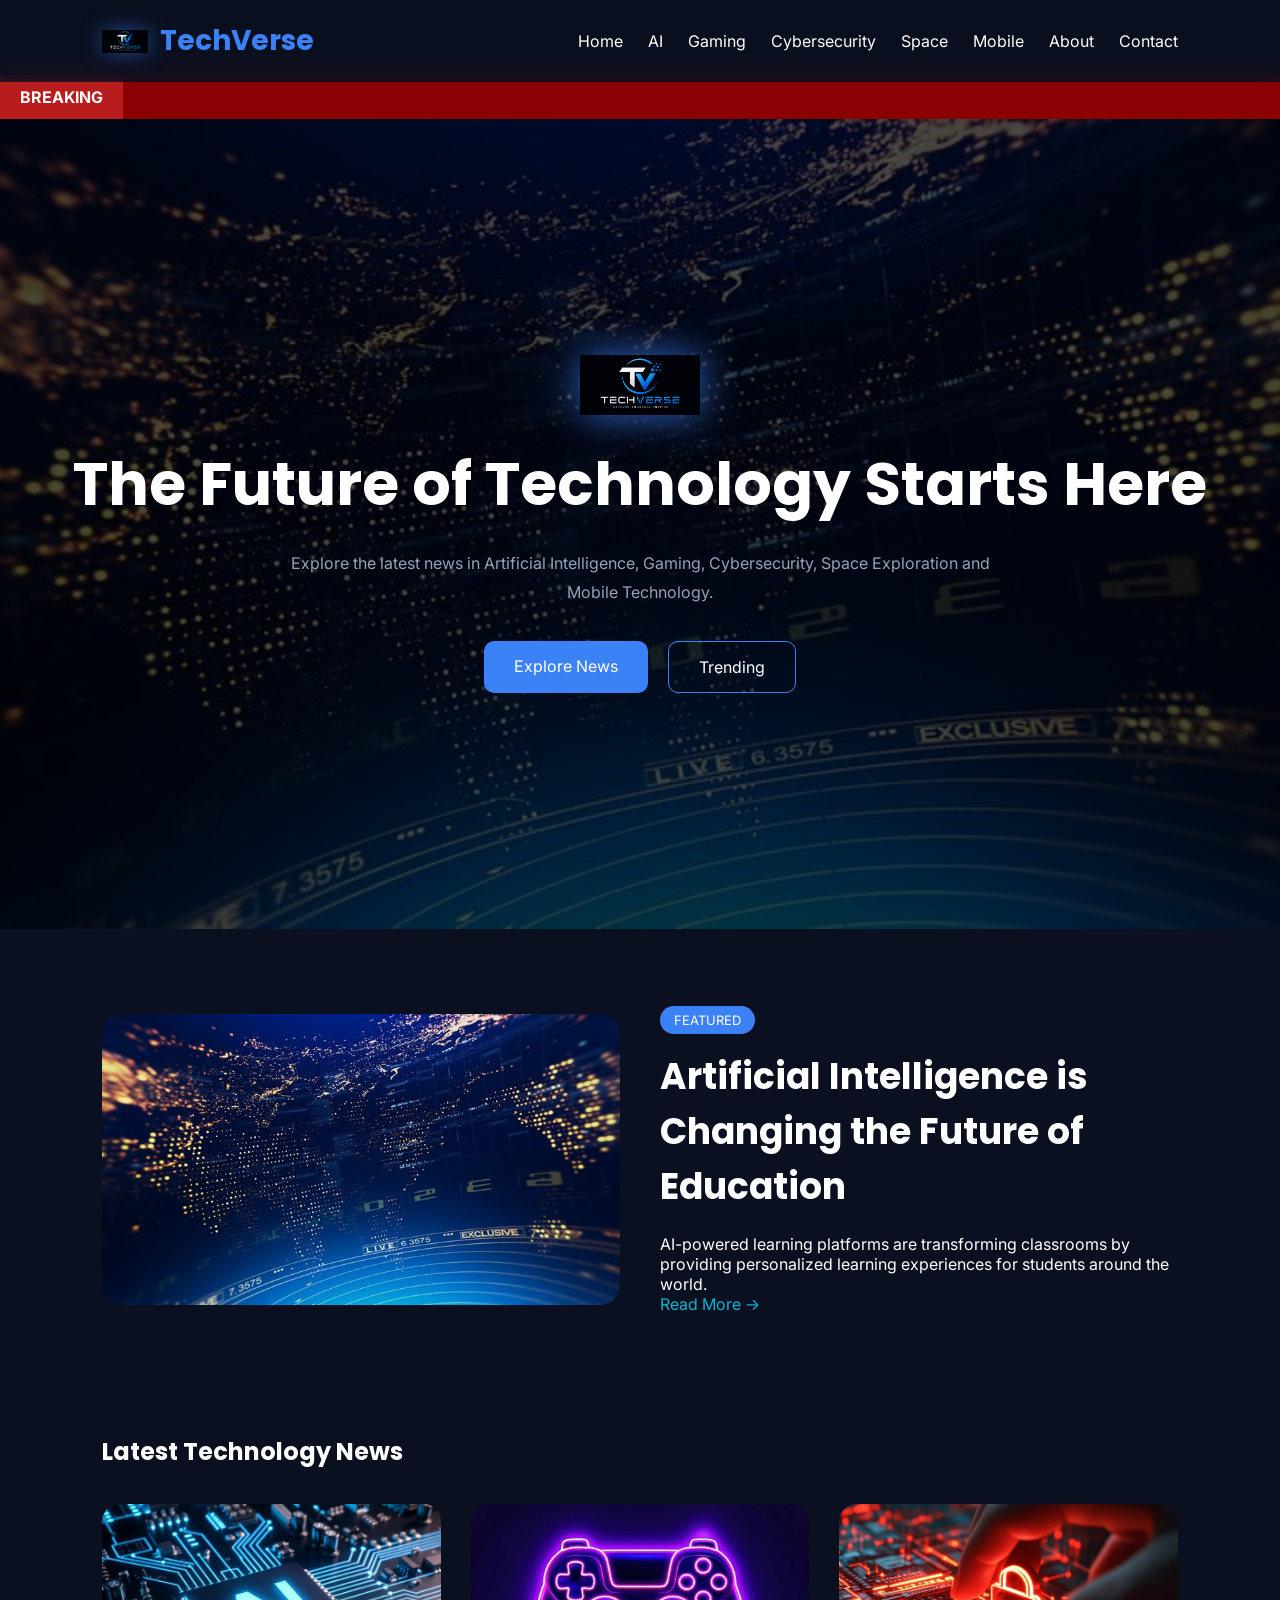
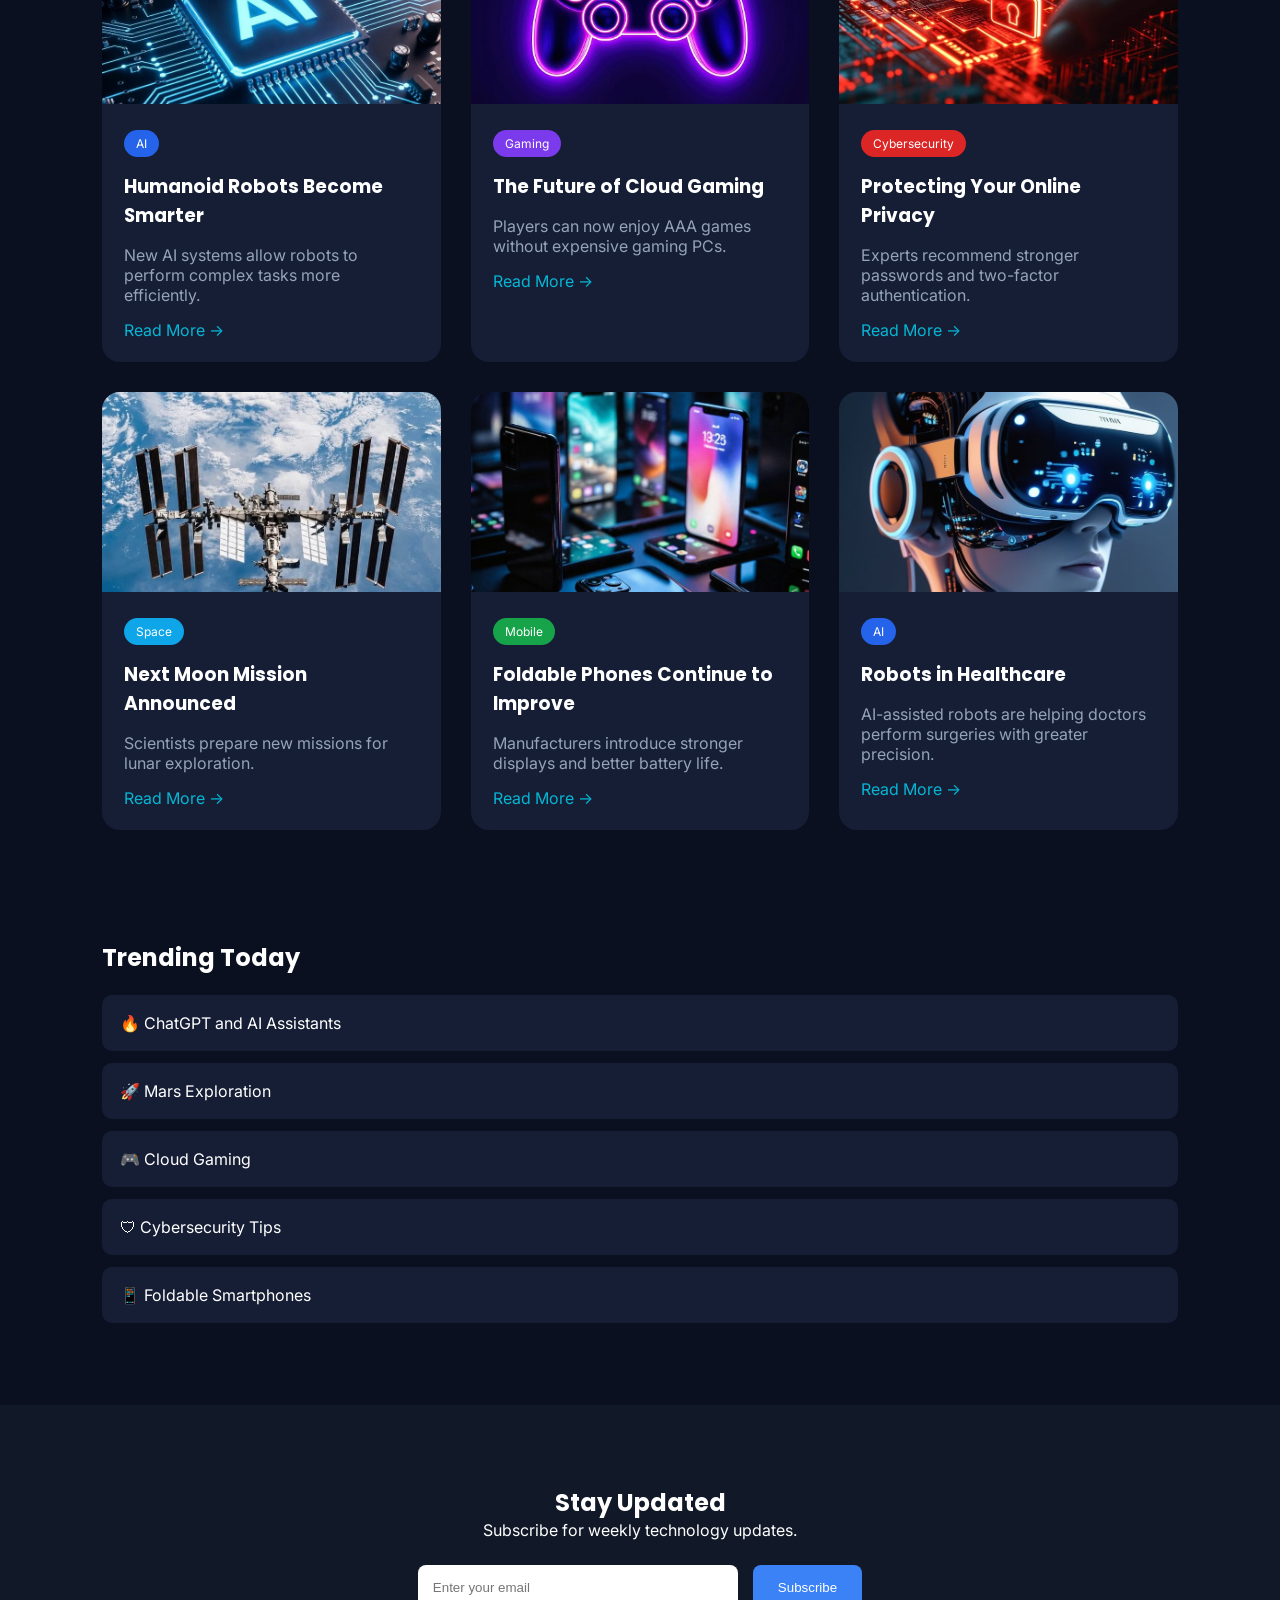
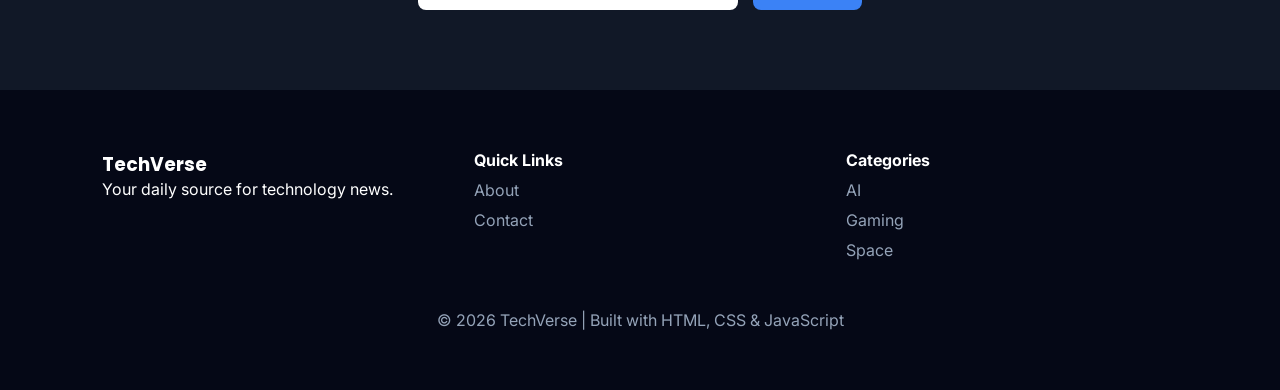
<file: index.html>
<!DOCTYPE html>
<html lang="en">
<head>
<meta charset="UTF-8">
<meta name="viewport" content="width=device-width, initial-scale=1.0">

<title>TechVerse - Technology News</title>

<link rel="preconnect" href="https://fonts.googleapis.com">
<link rel="preconnect" href="https://fonts.gstatic.com" crossorigin>

<link href="https://fonts.googleapis.com/css2?family=Inter:wght@300;400;500;700&family=Poppins:wght@400;600;700&display=swap" rel="stylesheet">

<link rel="stylesheet" href="style.css">
</head>

<body>

<!-- Navigation -->

<header>

<nav class="navbar">

<div class="logo">
    <img src="images/logo.png" alt="TechVerse Logo">
    <span>TechVerse</span>
</div>

<ul class="nav-links">

<li><a href="index.html">Home</a></li>

<li><a href="ai.html">AI</a></li>

<li><a href="gaming.html">Gaming</a></li>

<li><a href="cybersecurity.html">Cybersecurity</a></li>

<li><a href="space.html">Space</a></li>

<li><a href="mobile.html">Mobile</a></li>

<li><a href="about.html">About</a></li>

<li><a href="contact.html">Contact</a></li>

</ul>

<div class="menu-btn">
☰
</div>

</nav>

</header>

<!-- Breaking News -->

<section class="ticker">

<div class="ticker-title">
BREAKING
</div>

<div class="ticker-content">

<span>AI Chip Breakthrough • NASA Moon Mission • Foldable Phones 2026 • Cybersecurity Alert • Cloud Gaming Expansion</span>

</div>

</section>

<!-- Hero -->

<section class="hero">

<div class="hero-overlay">

<div class="hero-text">
    
<img src="images/logo.png" class="hero-logo" alt="TechVerse Logo">
<h1>
The Future of Technology Starts Here
</h1>

<p>
Explore the latest news in Artificial Intelligence, Gaming, Cybersecurity, Space Exploration and Mobile Technology.
</p>

<div class="hero-buttons">

<a href="#latest" class="btn">
Explore News
</a>

<a href="#trending" class="btn secondary">
Trending
</a>

</div>

</div>

</div>

</section>

<!-- Featured Story -->

<section class="featured">

<div class="featured-image">

<img src="images/hero.jpg" alt="Technology">

</div>

<div class="featured-text">

<span class="badge">
FEATURED
</span>

<h2>
Artificial Intelligence is Changing the Future of Education
</h2>

<p>
AI-powered learning platforms are transforming classrooms by providing personalized learning experiences for students around the world.
</p>

<a href="ai.html" class="read-btn">
Read More →
</a>

</div>

</section>

<!-- Latest News -->

<section id="latest" class="latest">

<h2>
Latest Technology News
</h2>

<div class="news-grid">

<div class="card">

<img src="images/ai.jpg" alt="AI">

<div class="card-content">

<span class="category ai">
AI
</span>

<h3>
Humanoid Robots Become Smarter
</h3>

<p>
New AI systems allow robots to perform complex tasks more efficiently.
</p>

<a href="ai.html">
Read More →
</a>

</div>

</div>

<div class="card">

<img src="images/gaming.jpg" alt="Gaming">

<div class="card-content">

<span class="category gaming">
Gaming
</span>

<h3>
The Future of Cloud Gaming
</h3>

<p>
Players can now enjoy AAA games without expensive gaming PCs.
</p>

<a href="gaming.html">
Read More →
</a>

</div>

</div>

<div class="card">

<img src="images/cyber.jpg" alt="Cybersecurity">

<div class="card-content">

<span class="category cyber">
Cybersecurity
</span>

<h3>
Protecting Your Online Privacy
</h3>

<p>
Experts recommend stronger passwords and two-factor authentication.
</p>

<a href="cybersecurity.html">
Read More →
</a>

</div>

</div>

<div class="card">

<img src="images/space.jpg" alt="Space">

<div class="card-content">

<span class="category space">
Space
</span>

<h3>
Next Moon Mission Announced
</h3>

<p>
Scientists prepare new missions for lunar exploration.
</p>

<a href="space.html">
Read More →
</a>

</div>

</div>

<div class="card">

<img src="images/mobile.jpg" alt="Mobile">

<div class="card-content">

<span class="category mobile">
Mobile
</span>

<h3>
Foldable Phones Continue to Improve
</h3>

<p>
Manufacturers introduce stronger displays and better battery life.
</p>

<a href="mobile.html">
Read More →
</a>

</div>

</div>

<div class="card">

<img src="images/robot.jpg" alt="Robot">

<div class="card-content">

<span class="category ai">
AI
</span>

<h3>
Robots in Healthcare
</h3>

<p>
AI-assisted robots are helping doctors perform surgeries with greater precision.
</p>

<a href="ai.html">
Read More →
</a>

</div>

</div>

</div>

</section>

<!-- Trending -->

<section id="trending" class="trending">

<h2>
Trending Today
</h2>

<ul>

<li>🔥 ChatGPT and AI Assistants</li>

<li>🚀 Mars Exploration</li>

<li>🎮 Cloud Gaming</li>

<li>🛡 Cybersecurity Tips</li>

<li>📱 Foldable Smartphones</li>

</ul>

</section>

<!-- Newsletter -->

<section class="newsletter">

<h2>
Stay Updated
</h2>

<p>
Subscribe for weekly technology updates.
</p>

<div class="subscribe">

<input type="email" placeholder="Enter your email">

<button>
Subscribe
</button>

</div>

</section>

<!-- Footer -->

<footer>

<div class="footer-content">

<div>

<h3>
TechVerse
</h3>

<p>
Your daily source for technology news.
</p>

</div>

<div>

<h4>
Quick Links
</h4>

<a href="about.html">About</a>

<a href="contact.html">Contact</a>

</div>

<div>

<h4>
Categories
</h4>

<a href="ai.html">AI</a>

<a href="gaming.html">Gaming</a>

<a href="space.html">Space</a>

</div>

</div>

<p class="copyright">

© 2026 TechVerse | Built with HTML, CSS & JavaScript

</p>

</footer>

<script src="script.js"></script>

</body>

</html>
</file>
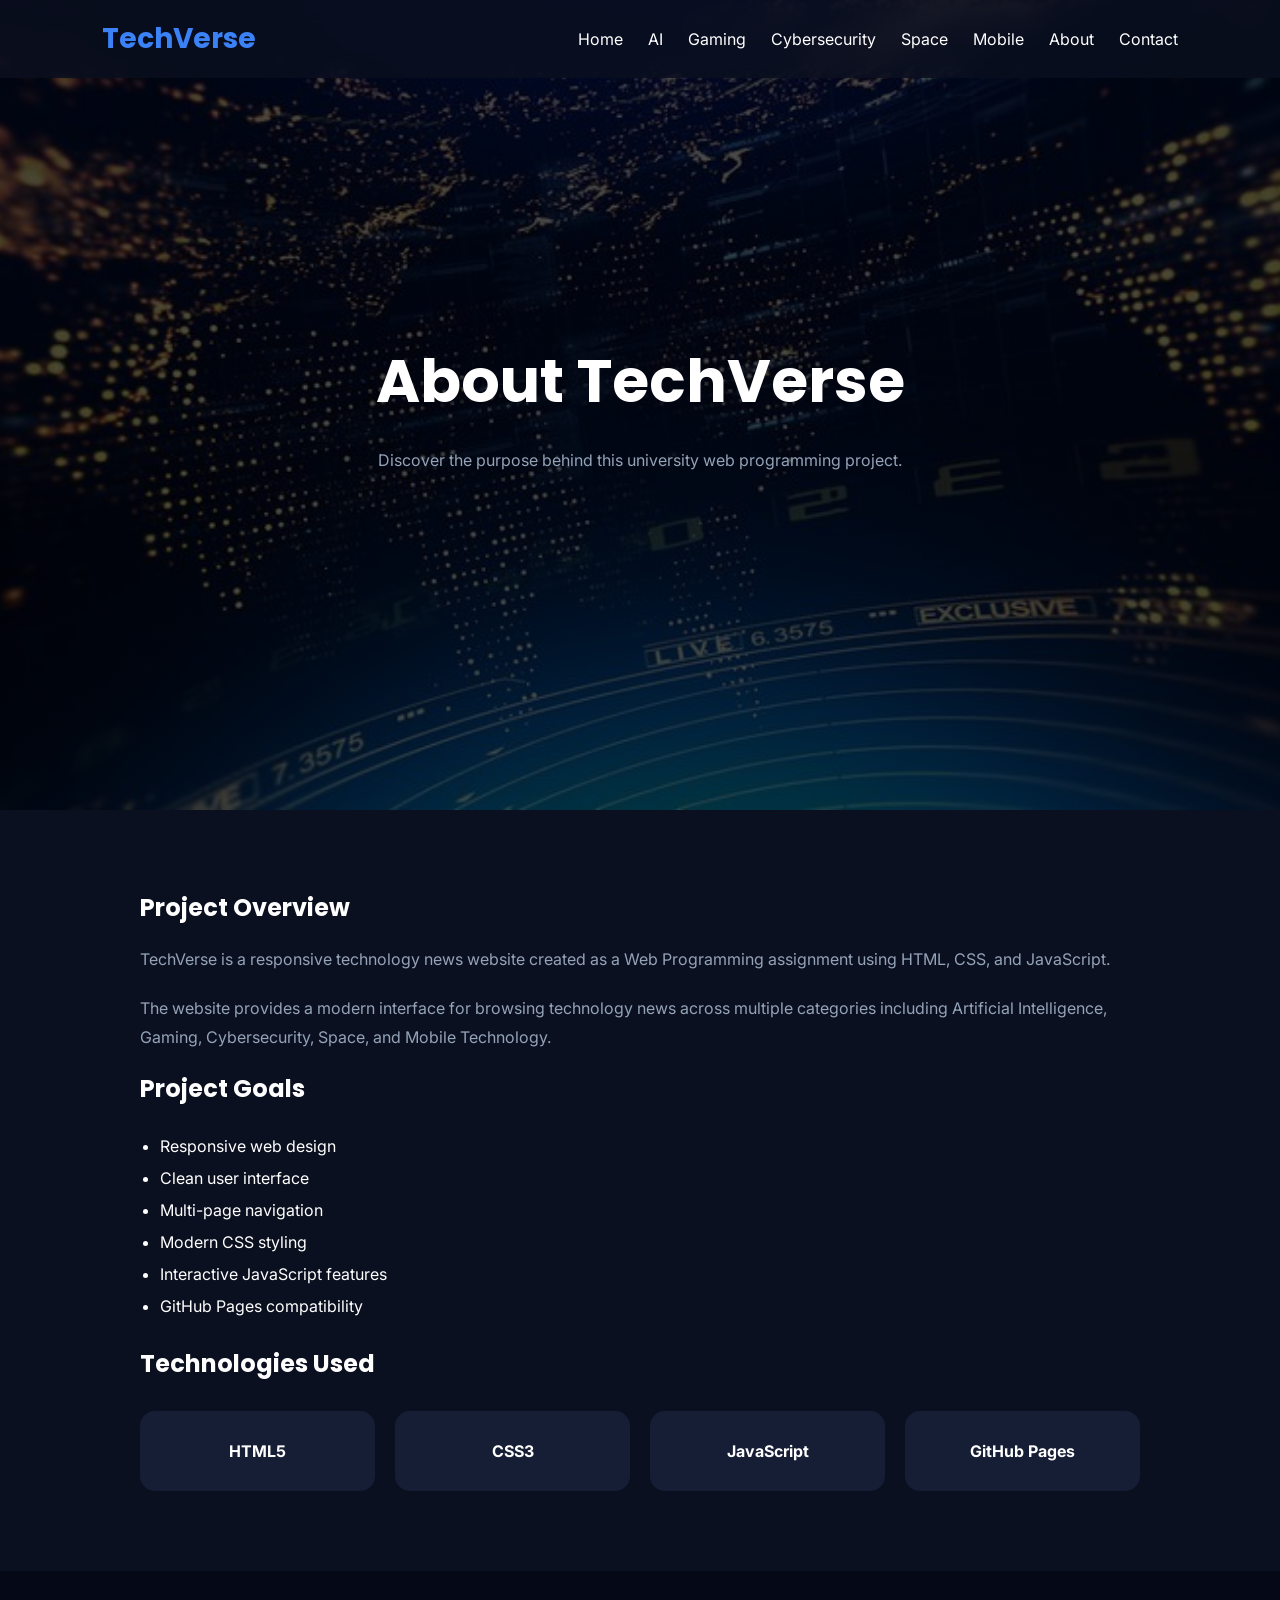
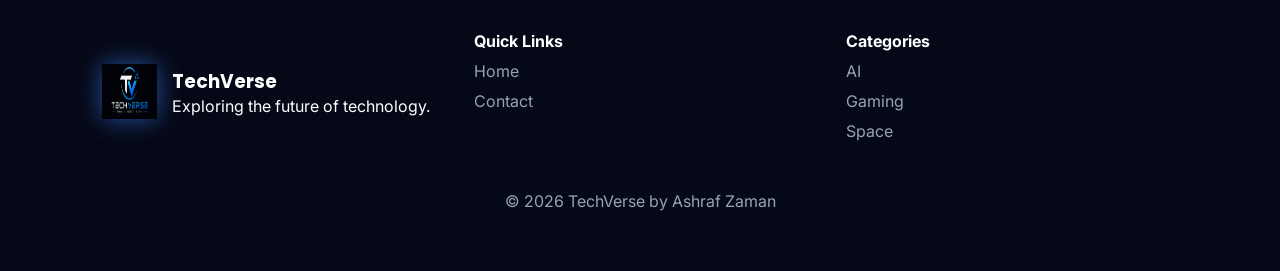
<file: about.html>
<!DOCTYPE html>
<html lang="en">
<head>
<meta charset="UTF-8">
<meta name="viewport" content="width=device-width, initial-scale=1.0">
<title>About | TechVerse</title>

<link rel="preconnect" href="https://fonts.googleapis.com">
<link rel="preconnect" href="https://fonts.gstatic.com" crossorigin>

<link href="https://fonts.googleapis.com/css2?family=Inter:wght@300;400;500;700&family=Poppins:wght@400;600;700&display=swap" rel="stylesheet">

<link rel="stylesheet" href="style.css">
</head>

<body>

<nav class="navbar">

<div class="logo">TechVerse</div>

<ul class="nav-links">

<li><a href="index.html">Home</a></li>

<li><a href="ai.html">AI</a></li>

<li><a href="gaming.html">Gaming</a></li>

<li><a href="cybersecurity.html">Cybersecurity</a></li>

<li><a href="space.html">Space</a></li>

<li><a href="mobile.html">Mobile</a></li>

<li><a href="about.html">About</a></li>

<li><a href="contact.html">Contact</a></li>

</ul>

<div class="menu-btn">☰</div>

</nav>

<section class="hero" style="background:url('images/hero.jpg') center/cover;">

<div class="hero-overlay">

<div class="hero-text">

<h1>About TechVerse</h1>

<p>Discover the purpose behind this university web programming project.</p>

</div>

</div>

</section>

<section class="about-page">

<div class="container">

<h2>Project Overview</h2>

<p>
TechVerse is a responsive technology news website created as a Web Programming assignment using HTML, CSS, and JavaScript.
</p>

<p>
The website provides a modern interface for browsing technology news across multiple categories including Artificial Intelligence, Gaming, Cybersecurity, Space, and Mobile Technology.
</p>

<h2>Project Goals</h2>

<ul class="feature-list">

<li>Responsive web design</li>

<li>Clean user interface</li>

<li>Multi-page navigation</li>

<li>Modern CSS styling</li>

<li>Interactive JavaScript features</li>

<li>GitHub Pages compatibility</li>

</ul>

<h2>Technologies Used</h2>

<div class="tech-grid">

<div class="tech-box">
HTML5
</div>

<div class="tech-box">
CSS3
</div>

<div class="tech-box">
JavaScript
</div>

<div class="tech-box">
GitHub Pages
</div>

</div>

</div>

</section>

<footer>

<div class="footer-content">

<div class="footer-brand">

<img src="images/logo.png" alt="TechVerse Logo">

<div>

<h3>TechVerse</h3>

<p>Exploring the future of technology.</p>

</div>

</div>

<div>

<h4>Quick Links</h4>

<a href="index.html">Home</a>

<a href="contact.html">Contact</a>

</div>

<div>

<h4>Categories</h4>

<a href="ai.html">AI</a>

<a href="gaming.html">Gaming</a>

<a href="space.html">Space</a>

</div>

</div>

<p class="copyright">© 2026 TechVerse by Ashraf Zaman</p>

</footer>

<script src="script.js"></script>

</body>

</html>
</file>
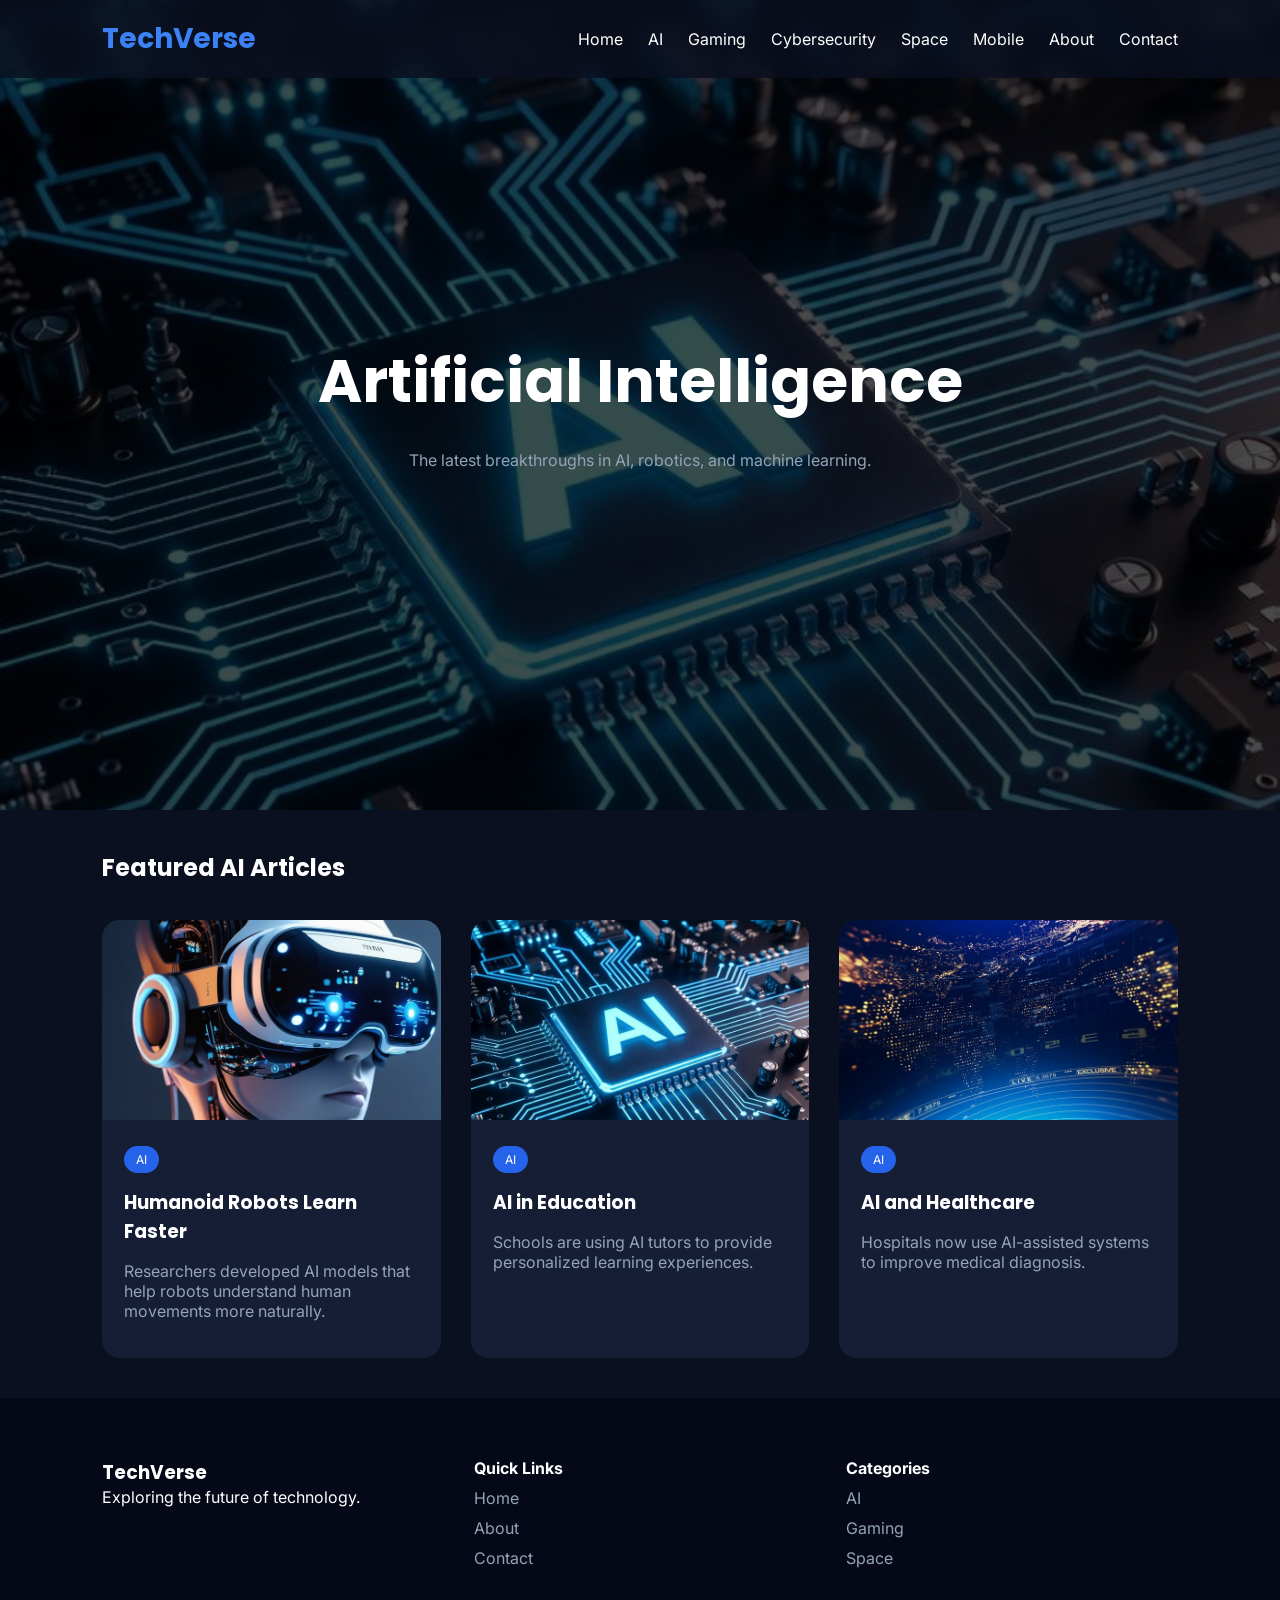
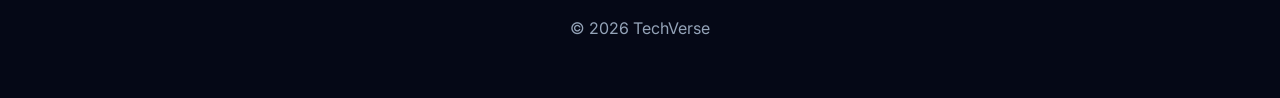
<file: ai.html>
<!DOCTYPE html>
<html lang="en">
<head>
<meta charset="UTF-8">
<meta name="viewport" content="width=device-width, initial-scale=1.0">
<title>TechVerse | Artificial Intelligence</title>

<link rel="preconnect" href="https://fonts.googleapis.com">
<link rel="preconnect" href="https://fonts.gstatic.com" crossorigin>

<link href="https://fonts.googleapis.com/css2?family=Inter:wght@300;400;500;700&family=Poppins:wght@400;600;700&display=swap" rel="stylesheet">

<link rel="stylesheet" href="style.css">
</head>

<body>

<nav class="navbar">

<div class="logo">TechVerse</div>

<ul class="nav-links">

<li><a href="index.html">Home</a></li>

<li><a href="ai.html">AI</a></li>

<li><a href="gaming.html">Gaming</a></li>

<li><a href="cybersecurity.html">Cybersecurity</a></li>

<li><a href="space.html">Space</a></li>

<li><a href="mobile.html">Mobile</a></li>

<li><a href="about.html">About</a></li>

<li><a href="contact.html">Contact</a></li>

</ul>

<div class="menu-btn">☰</div>

</nav>

<section class="hero" style="background:url('images/ai.jpg') center/cover;">

<div class="hero-overlay">

<div class="hero-text">

<h1>Artificial Intelligence</h1>

<p>The latest breakthroughs in AI, robotics, and machine learning.</p>

</div>

</div>

</section>

<section class="latest">

<h2>Featured AI Articles</h2>

<div class="news-grid">

<div class="card">

<img src="images/robot.jpg">

<div class="card-content">

<span class="category ai">AI</span>

<h3>Humanoid Robots Learn Faster</h3>

<p>Researchers developed AI models that help robots understand human movements more naturally.</p>

</div>

</div>

<div class="card">

<img src="images/ai.jpg">

<div class="card-content">

<span class="category ai">AI</span>

<h3>AI in Education</h3>

<p>Schools are using AI tutors to provide personalized learning experiences.</p>

</div>

</div>

<div class="card">

<img src="images/hero.jpg">

<div class="card-content">

<span class="category ai">AI</span>

<h3>AI and Healthcare</h3>

<p>Hospitals now use AI-assisted systems to improve medical diagnosis.</p>

</div>

</div>

</div>

</section>

<footer>

<div class="footer-content">

<div>

<h3>TechVerse</h3>

<p>Exploring the future of technology.</p>

</div>

<div>

<h4>Quick Links</h4>

<a href="index.html">Home</a>

<a href="about.html">About</a>

<a href="contact.html">Contact</a>

</div>

<div>

<h4>Categories</h4>

<a href="ai.html">AI</a>

<a href="gaming.html">Gaming</a>

<a href="space.html">Space</a>

</div>

</div>

<p class="copyright">© 2026 TechVerse</p>

</footer>

<script src="script.js"></script>

</body>

</html>
</file>
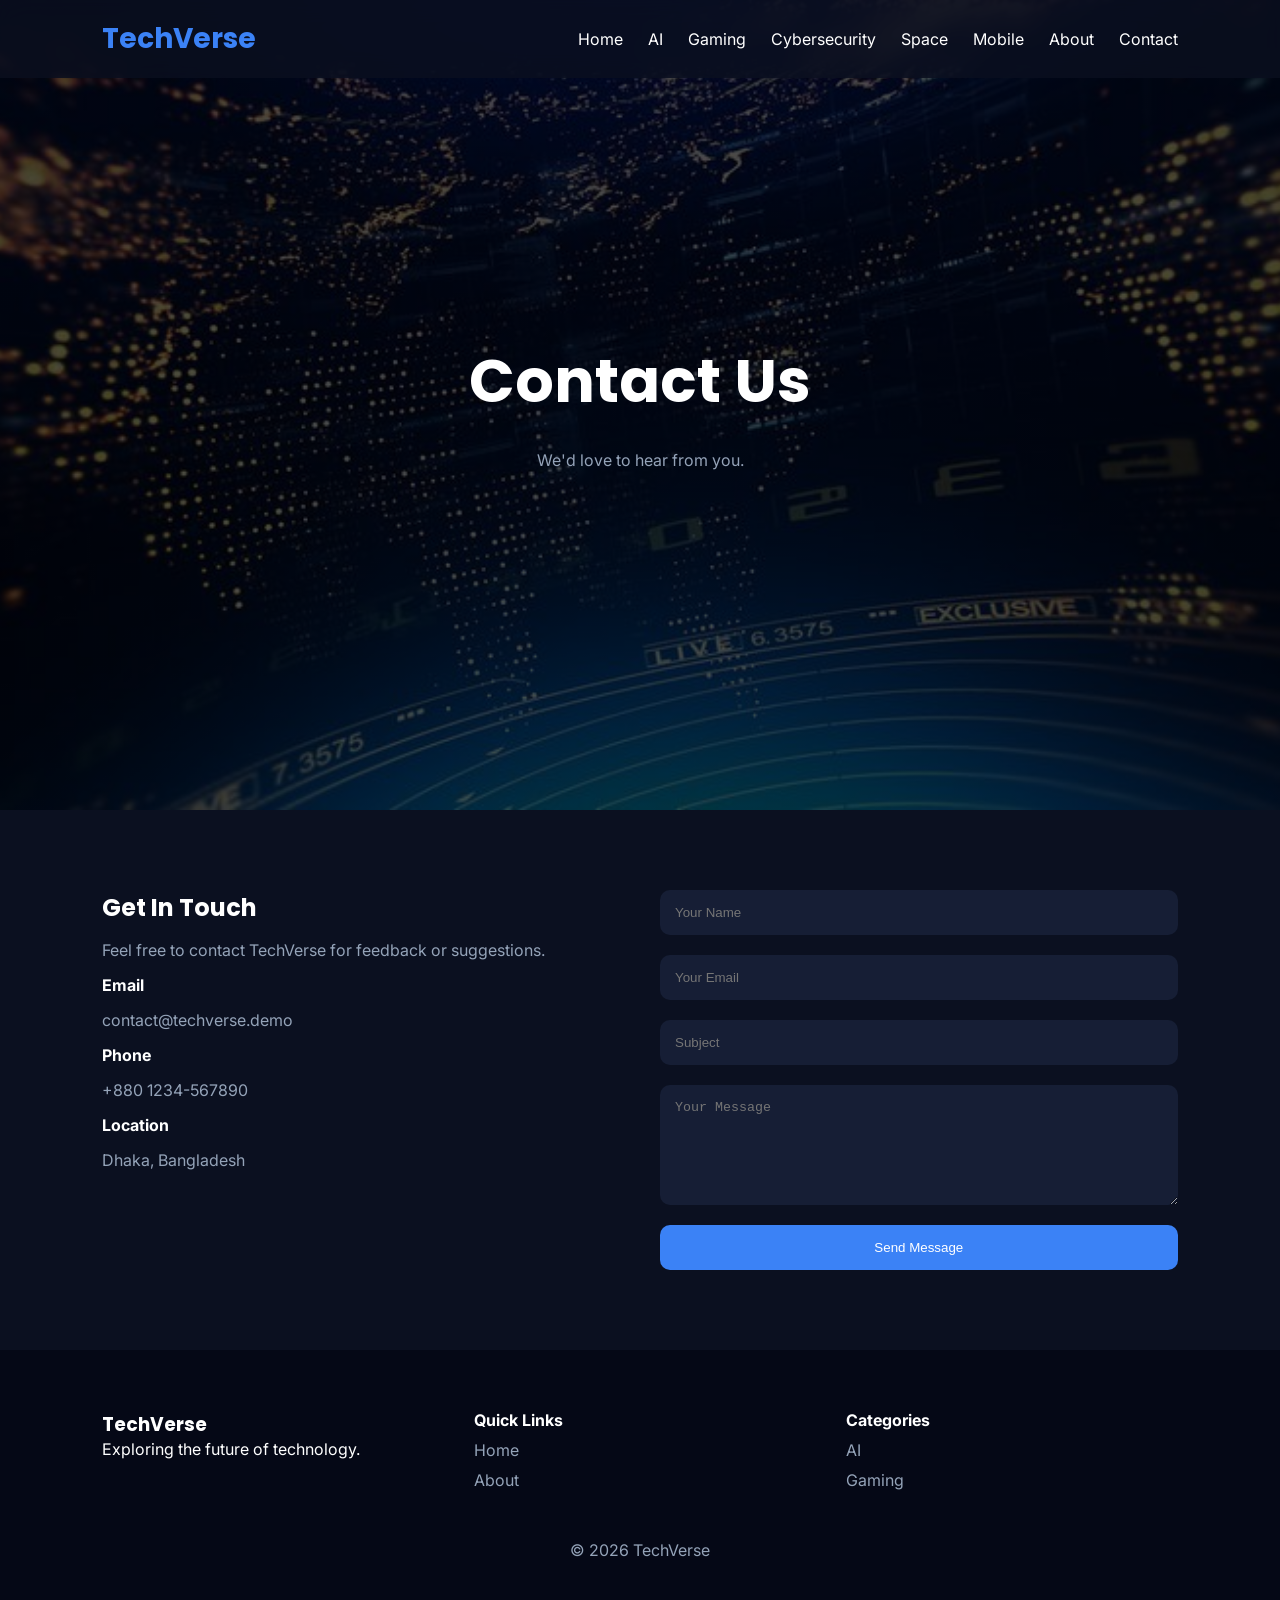
<file: contact.html>
<!DOCTYPE html>
<html lang="en">
<head>
<meta charset="UTF-8">
<meta name="viewport" content="width=device-width, initial-scale=1.0">
<title>Contact | TechVerse</title>

<link rel="preconnect" href="https://fonts.googleapis.com">
<link rel="preconnect" href="https://fonts.gstatic.com" crossorigin>

<link href="https://fonts.googleapis.com/css2?family=Inter:wght@300;400;500;700&family=Poppins:wght@400;600;700&display=swap" rel="stylesheet">

<link rel="stylesheet" href="style.css">
</head>

<body>

<nav class="navbar">

<div class="logo">TechVerse</div>

<ul class="nav-links">

<li><a href="index.html">Home</a></li>

<li><a href="ai.html">AI</a></li>

<li><a href="gaming.html">Gaming</a></li>

<li><a href="cybersecurity.html">Cybersecurity</a></li>

<li><a href="space.html">Space</a></li>

<li><a href="mobile.html">Mobile</a></li>

<li><a href="about.html">About</a></li>

<li><a href="contact.html">Contact</a></li>

</ul>

<div class="menu-btn">☰</div>

</nav>

<section class="hero" style="background:url('images/hero.jpg') center/cover;">

<div class="hero-overlay">

<div class="hero-text">

<h1>Contact Us</h1>

<p>We'd love to hear from you.</p>

</div>

</div>

</section>

<section class="contact-section">

<div class="contact-container">

<div class="contact-info">

<h2>Get In Touch</h2>

<p>Feel free to contact TechVerse for feedback or suggestions.</p>

<div class="info-item">

<h4>Email</h4>

<p>contact@techverse.demo</p>

</div>

<div class="info-item">

<h4>Phone</h4>

<p>+880 1234-567890</p>

</div>

<div class="info-item">

<h4>Location</h4>

<p>Dhaka, Bangladesh</p>

</div>

</div>

<form class="contact-form">

<input type="text" placeholder="Your Name" required>

<input type="email" placeholder="Your Email" required>

<input type="text" placeholder="Subject" required>

<textarea placeholder="Your Message" rows="6" required></textarea>

<button type="submit">
Send Message
</button>

</form>

</div>

</section>

<footer>

<div class="footer-content">

<div>

<h3>TechVerse</h3>

<p>Exploring the future of technology.</p>

</div>

<div>

<h4>Quick Links</h4>

<a href="index.html">Home</a>

<a href="about.html">About</a>

</div>

<div>

<h4>Categories</h4>

<a href="ai.html">AI</a>

<a href="gaming.html">Gaming</a>

</div>

</div>

<p class="copyright">© 2026 TechVerse</p>

</footer>

<script src="script.js"></script>

</body>

</html>
</file>
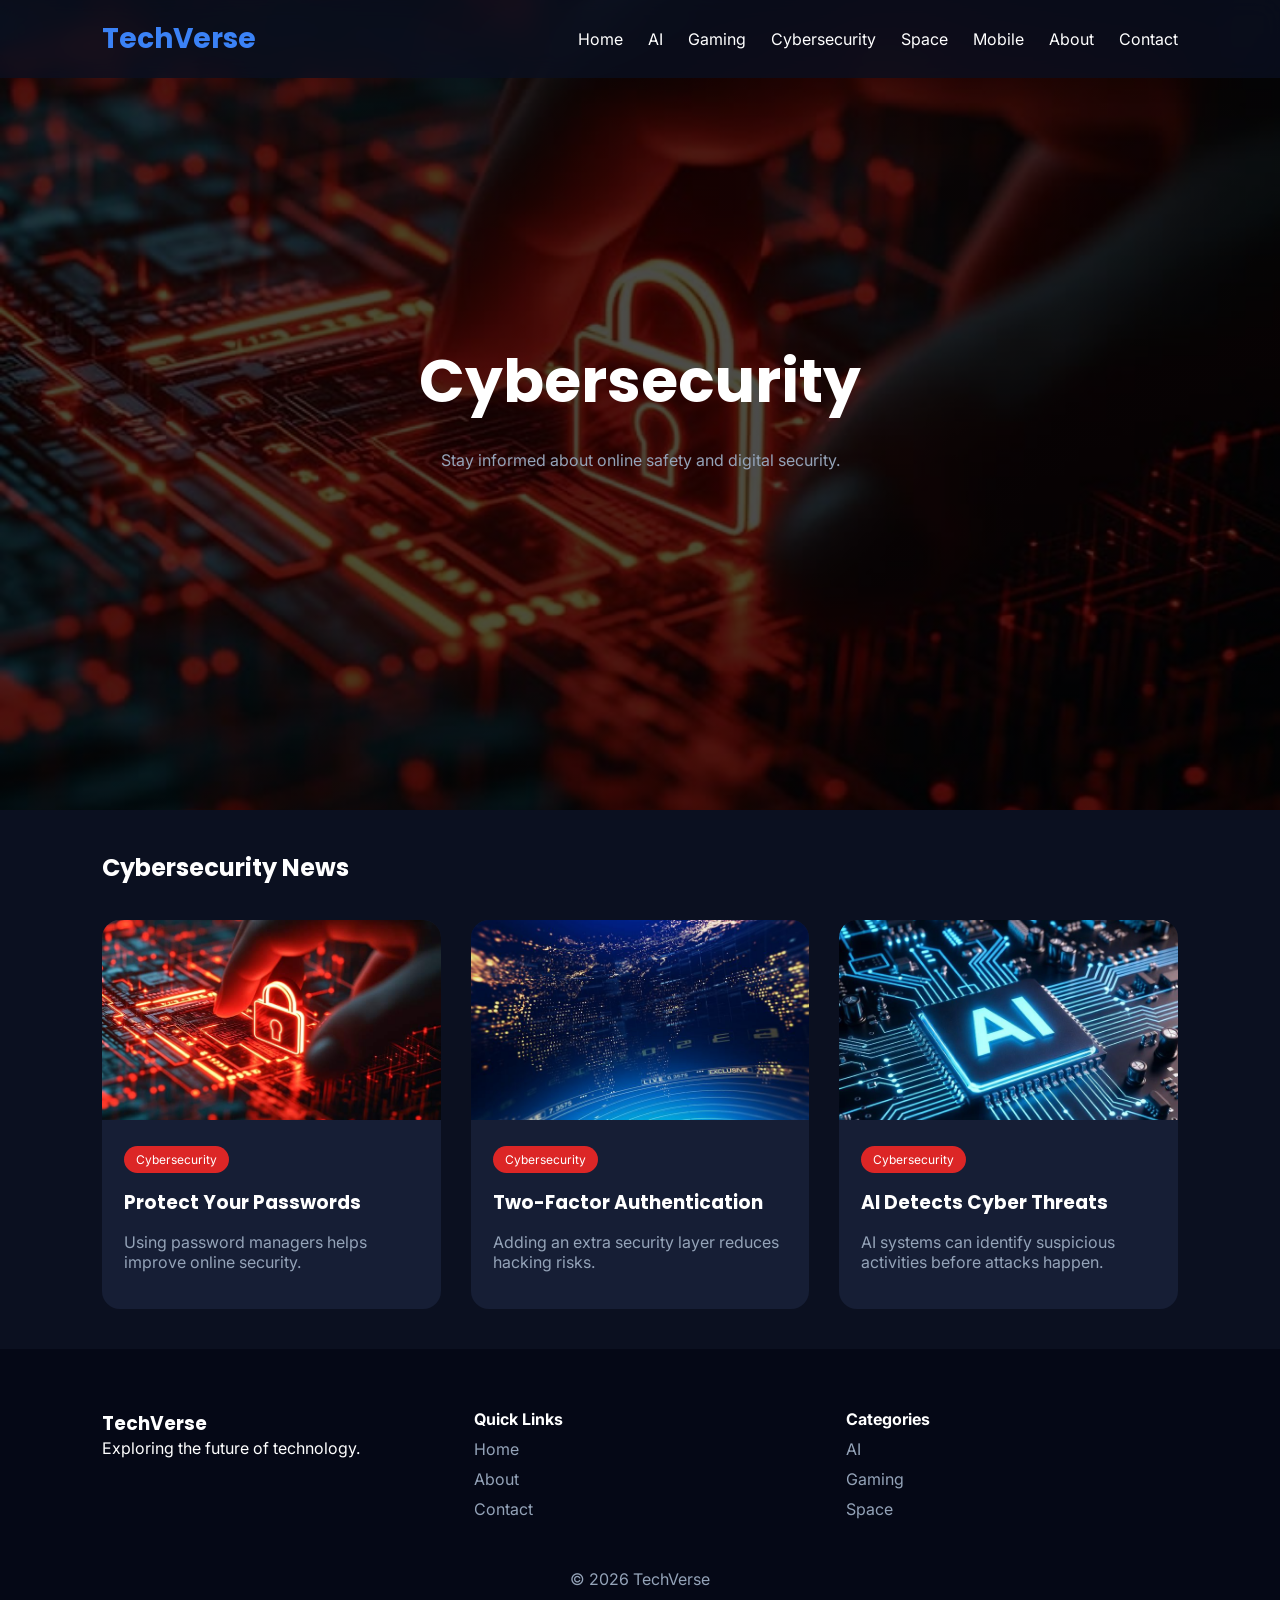
<file: cybersecurity.html>
<!DOCTYPE html>
<html lang="en">
<head>
<meta charset="UTF-8">
<meta name="viewport" content="width=device-width, initial-scale=1.0">
<title>TechVerse | Cybersecurity</title>

<link rel="preconnect" href="https://fonts.googleapis.com">
<link rel="preconnect" href="https://fonts.gstatic.com" crossorigin>

<link href="https://fonts.googleapis.com/css2?family=Inter:wght@300;400;500;700&family=Poppins:wght@400;600;700&display=swap" rel="stylesheet">

<link rel="stylesheet" href="style.css">
</head>

<body>

<nav class="navbar">

<div class="logo">TechVerse</div>

<ul class="nav-links">

<li><a href="index.html">Home</a></li>

<li><a href="ai.html">AI</a></li>

<li><a href="gaming.html">Gaming</a></li>

<li><a href="cybersecurity.html">Cybersecurity</a></li>

<li><a href="space.html">Space</a></li>

<li><a href="mobile.html">Mobile</a></li>

<li><a href="about.html">About</a></li>

<li><a href="contact.html">Contact</a></li>

</ul>

<div class="menu-btn">☰</div>

</nav>

<section class="hero" style="background:url('images/cyber.jpg') center/cover;">

<div class="hero-overlay">

<div class="hero-text">

<h1>Cybersecurity</h1>

<p>Stay informed about online safety and digital security.</p>

</div>

</div>

</section>

<section class="latest">

<h2>Cybersecurity News</h2>

<div class="news-grid">

<div class="card">

<img src="images/cyber.jpg">

<div class="card-content">

<span class="category cyber">Cybersecurity</span>

<h3>Protect Your Passwords</h3>

<p>Using password managers helps improve online security.</p>

</div>

</div>

<div class="card">

<img src="images/hero.jpg">

<div class="card-content">

<span class="category cyber">Cybersecurity</span>

<h3>Two-Factor Authentication</h3>

<p>Adding an extra security layer reduces hacking risks.</p>

</div>

</div>

<div class="card">

<img src="images/ai.jpg">

<div class="card-content">

<span class="category cyber">Cybersecurity</span>

<h3>AI Detects Cyber Threats</h3>

<p>AI systems can identify suspicious activities before attacks happen.</p>

</div>

</div>

</div>

</section>

<footer>

<div class="footer-content">

<div>

<h3>TechVerse</h3>

<p>Exploring the future of technology.</p>

</div>

<div>

<h4>Quick Links</h4>

<a href="index.html">Home</a>

<a href="about.html">About</a>

<a href="contact.html">Contact</a>

</div>

<div>

<h4>Categories</h4>

<a href="ai.html">AI</a>

<a href="gaming.html">Gaming</a>

<a href="space.html">Space</a>

</div>

</div>

<p class="copyright">© 2026 TechVerse</p>

</footer>

<script src="script.js"></script>

</body>

</html>
</file>
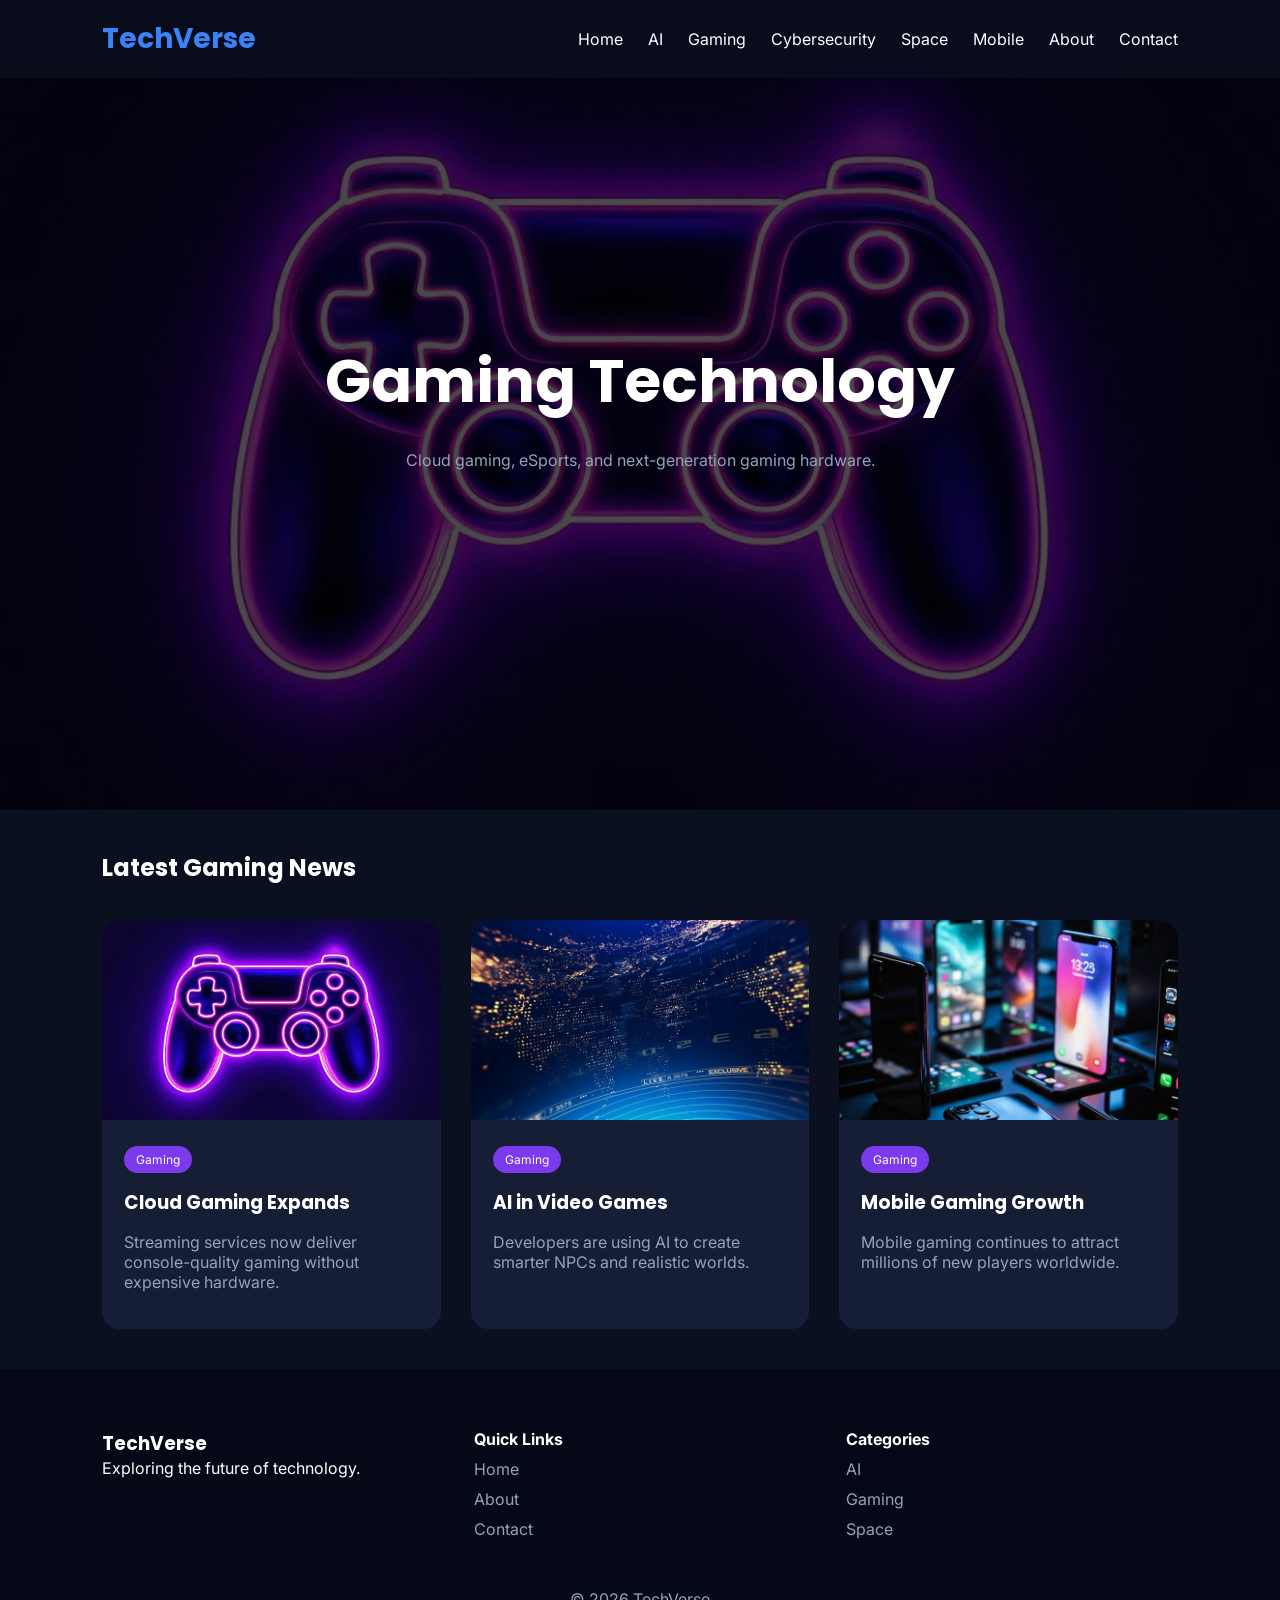
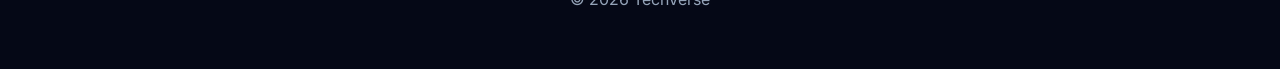
<file: gaming.html>
<!DOCTYPE html>
<html lang="en">
<head>
<meta charset="UTF-8">
<meta name="viewport" content="width=device-width, initial-scale=1.0">
<title>TechVerse | Gaming</title>

<link rel="preconnect" href="https://fonts.googleapis.com">
<link rel="preconnect" href="https://fonts.gstatic.com" crossorigin>

<link href="https://fonts.googleapis.com/css2?family=Inter:wght@300;400;500;700&family=Poppins:wght@400;600;700&display=swap" rel="stylesheet">

<link rel="stylesheet" href="style.css">
</head>

<body>

<nav class="navbar">

<div class="logo">TechVerse</div>

<ul class="nav-links">

<li><a href="index.html">Home</a></li>

<li><a href="ai.html">AI</a></li>

<li><a href="gaming.html">Gaming</a></li>

<li><a href="cybersecurity.html">Cybersecurity</a></li>

<li><a href="space.html">Space</a></li>

<li><a href="mobile.html">Mobile</a></li>

<li><a href="about.html">About</a></li>

<li><a href="contact.html">Contact</a></li>

</ul>

<div class="menu-btn">☰</div>

</nav>

<section class="hero" style="background:url('images/gaming.jpg') center/cover;">

<div class="hero-overlay">

<div class="hero-text">

<h1>Gaming Technology</h1>

<p>Cloud gaming, eSports, and next-generation gaming hardware.</p>

</div>

</div>

</section>

<section class="latest">

<h2>Latest Gaming News</h2>

<div class="news-grid">

<div class="card">

<img src="images/gaming.jpg">

<div class="card-content">

<span class="category gaming">Gaming</span>

<h3>Cloud Gaming Expands</h3>

<p>Streaming services now deliver console-quality gaming without expensive hardware.</p>

</div>

</div>

<div class="card">

<img src="images/hero.jpg">

<div class="card-content">

<span class="category gaming">Gaming</span>

<h3>AI in Video Games</h3>

<p>Developers are using AI to create smarter NPCs and realistic worlds.</p>

</div>

</div>

<div class="card">

<img src="images/mobile.jpg">

<div class="card-content">

<span class="category gaming">Gaming</span>

<h3>Mobile Gaming Growth</h3>

<p>Mobile gaming continues to attract millions of new players worldwide.</p>

</div>

</div>

</div>

</section>

<footer>

<div class="footer-content">

<div>

<h3>TechVerse</h3>

<p>Exploring the future of technology.</p>

</div>

<div>

<h4>Quick Links</h4>

<a href="index.html">Home</a>

<a href="about.html">About</a>

<a href="contact.html">Contact</a>

</div>

<div>

<h4>Categories</h4>

<a href="ai.html">AI</a>

<a href="gaming.html">Gaming</a>

<a href="space.html">Space</a>

</div>

</div>

<p class="copyright">© 2026 TechVerse</p>

</footer>

<script src="script.js"></script>

</body>

</html>
</file>
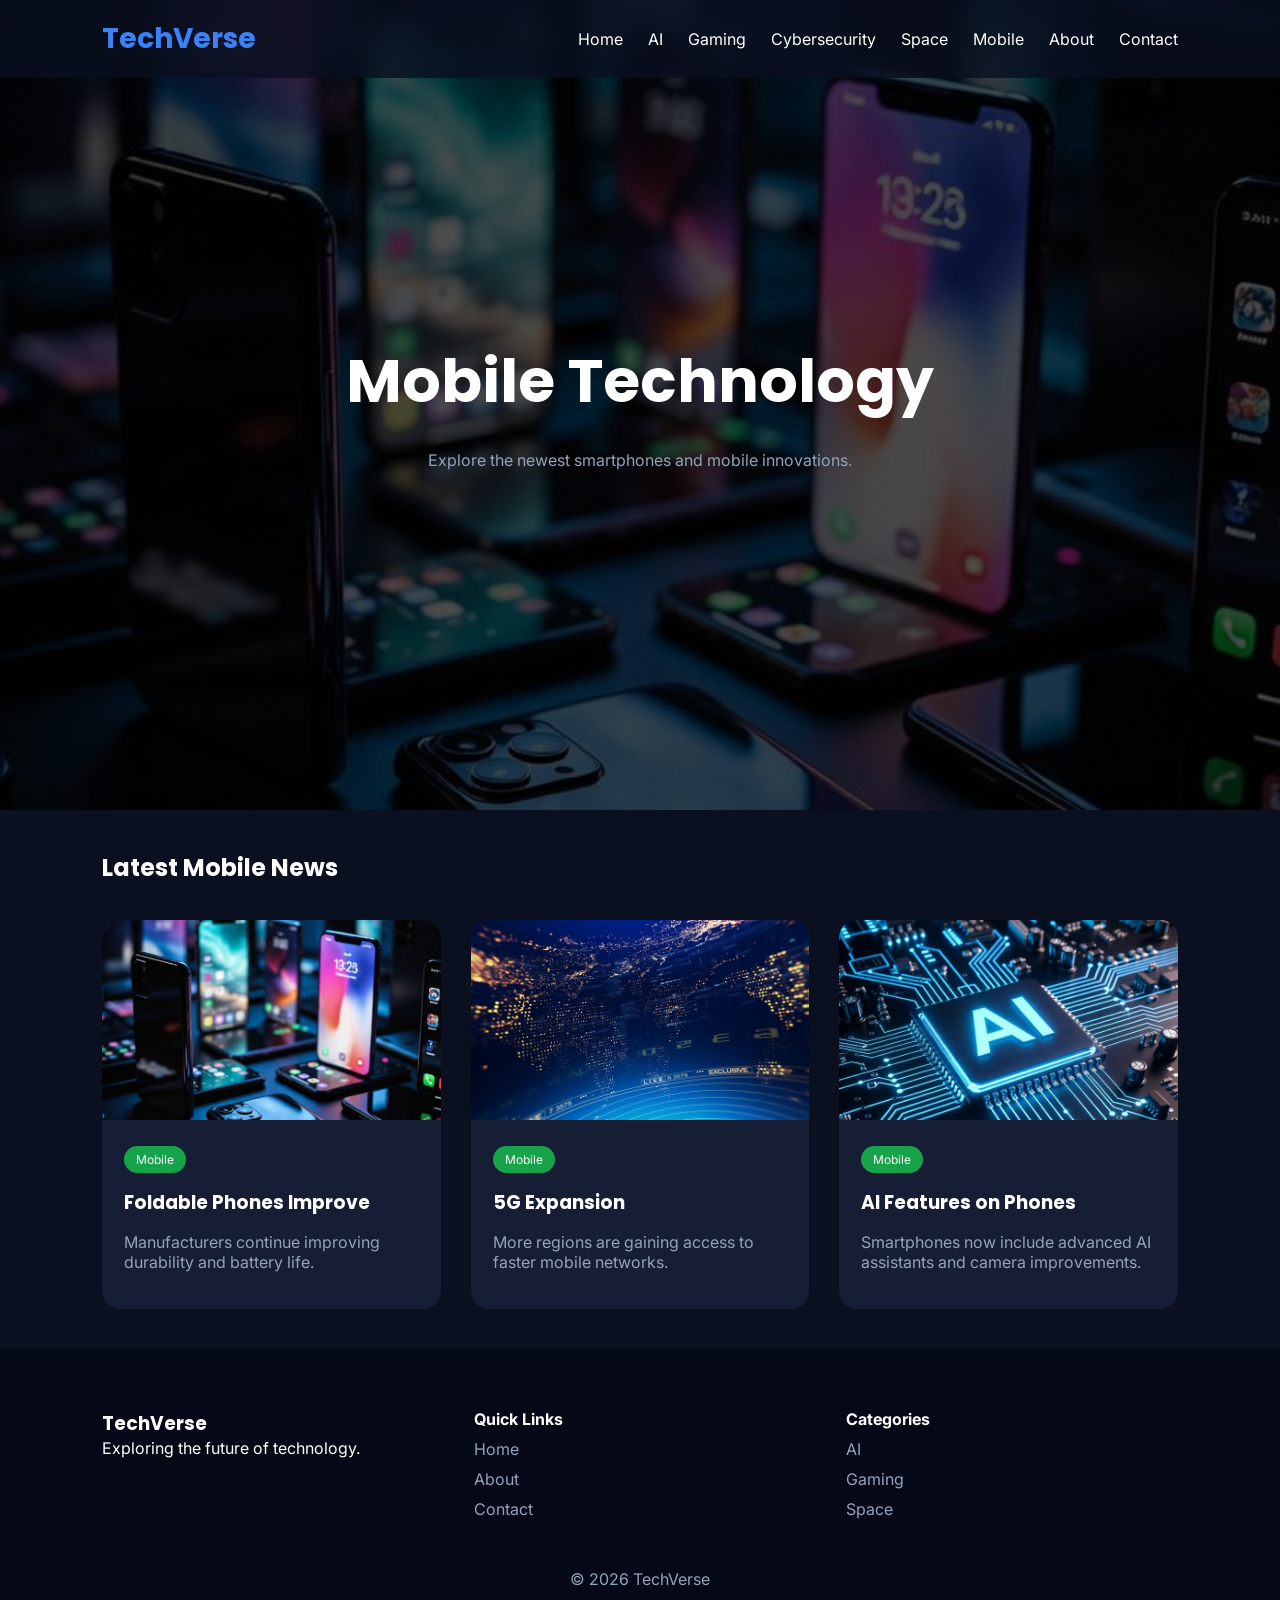
<file: mobile.html>
<!DOCTYPE html>
<html lang="en">
<head>
<meta charset="UTF-8">
<meta name="viewport" content="width=device-width, initial-scale=1.0">
<title>TechVerse | Mobile</title>

<link rel="preconnect" href="https://fonts.googleapis.com">
<link rel="preconnect" href="https://fonts.gstatic.com" crossorigin>

<link href="https://fonts.googleapis.com/css2?family=Inter:wght@300;400;500;700&family=Poppins:wght@400;600;700&display=swap" rel="stylesheet">

<link rel="stylesheet" href="style.css">
</head>

<body>

<nav class="navbar">

<div class="logo">TechVerse</div>

<ul class="nav-links">

<li><a href="index.html">Home</a></li>

<li><a href="ai.html">AI</a></li>

<li><a href="gaming.html">Gaming</a></li>

<li><a href="cybersecurity.html">Cybersecurity</a></li>

<li><a href="space.html">Space</a></li>

<li><a href="mobile.html">Mobile</a></li>

<li><a href="about.html">About</a></li>

<li><a href="contact.html">Contact</a></li>

</ul>

<div class="menu-btn">☰</div>

</nav>

<section class="hero" style="background:url('images/mobile.jpg') center/cover;">

<div class="hero-overlay">

<div class="hero-text">

<h1>Mobile Technology</h1>

<p>Explore the newest smartphones and mobile innovations.</p>

</div>

</div>

</section>

<section class="latest">

<h2>Latest Mobile News</h2>

<div class="news-grid">

<div class="card">

<img src="images/mobile.jpg">

<div class="card-content">

<span class="category mobile">Mobile</span>

<h3>Foldable Phones Improve</h3>

<p>Manufacturers continue improving durability and battery life.</p>

</div>

</div>

<div class="card">

<img src="images/hero.jpg">

<div class="card-content">

<span class="category mobile">Mobile</span>

<h3>5G Expansion</h3>

<p>More regions are gaining access to faster mobile networks.</p>

</div>

</div>

<div class="card">

<img src="images/ai.jpg">

<div class="card-content">

<span class="category mobile">Mobile</span>

<h3>AI Features on Phones</h3>

<p>Smartphones now include advanced AI assistants and camera improvements.</p>

</div>

</div>

</div>

</section>

<footer>

<div class="footer-content">

<div>

<h3>TechVerse</h3>

<p>Exploring the future of technology.</p>

</div>

<div>

<h4>Quick Links</h4>

<a href="index.html">Home</a>

<a href="about.html">About</a>

<a href="contact.html">Contact</a>

</div>

<div>

<h4>Categories</h4>

<a href="ai.html">AI</a>

<a href="gaming.html">Gaming</a>

<a href="space.html">Space</a>

</div>

</div>

<p class="copyright">© 2026 TechVerse</p>

</footer>

<script src="script.js"></script>

</body>

</html>
</file>
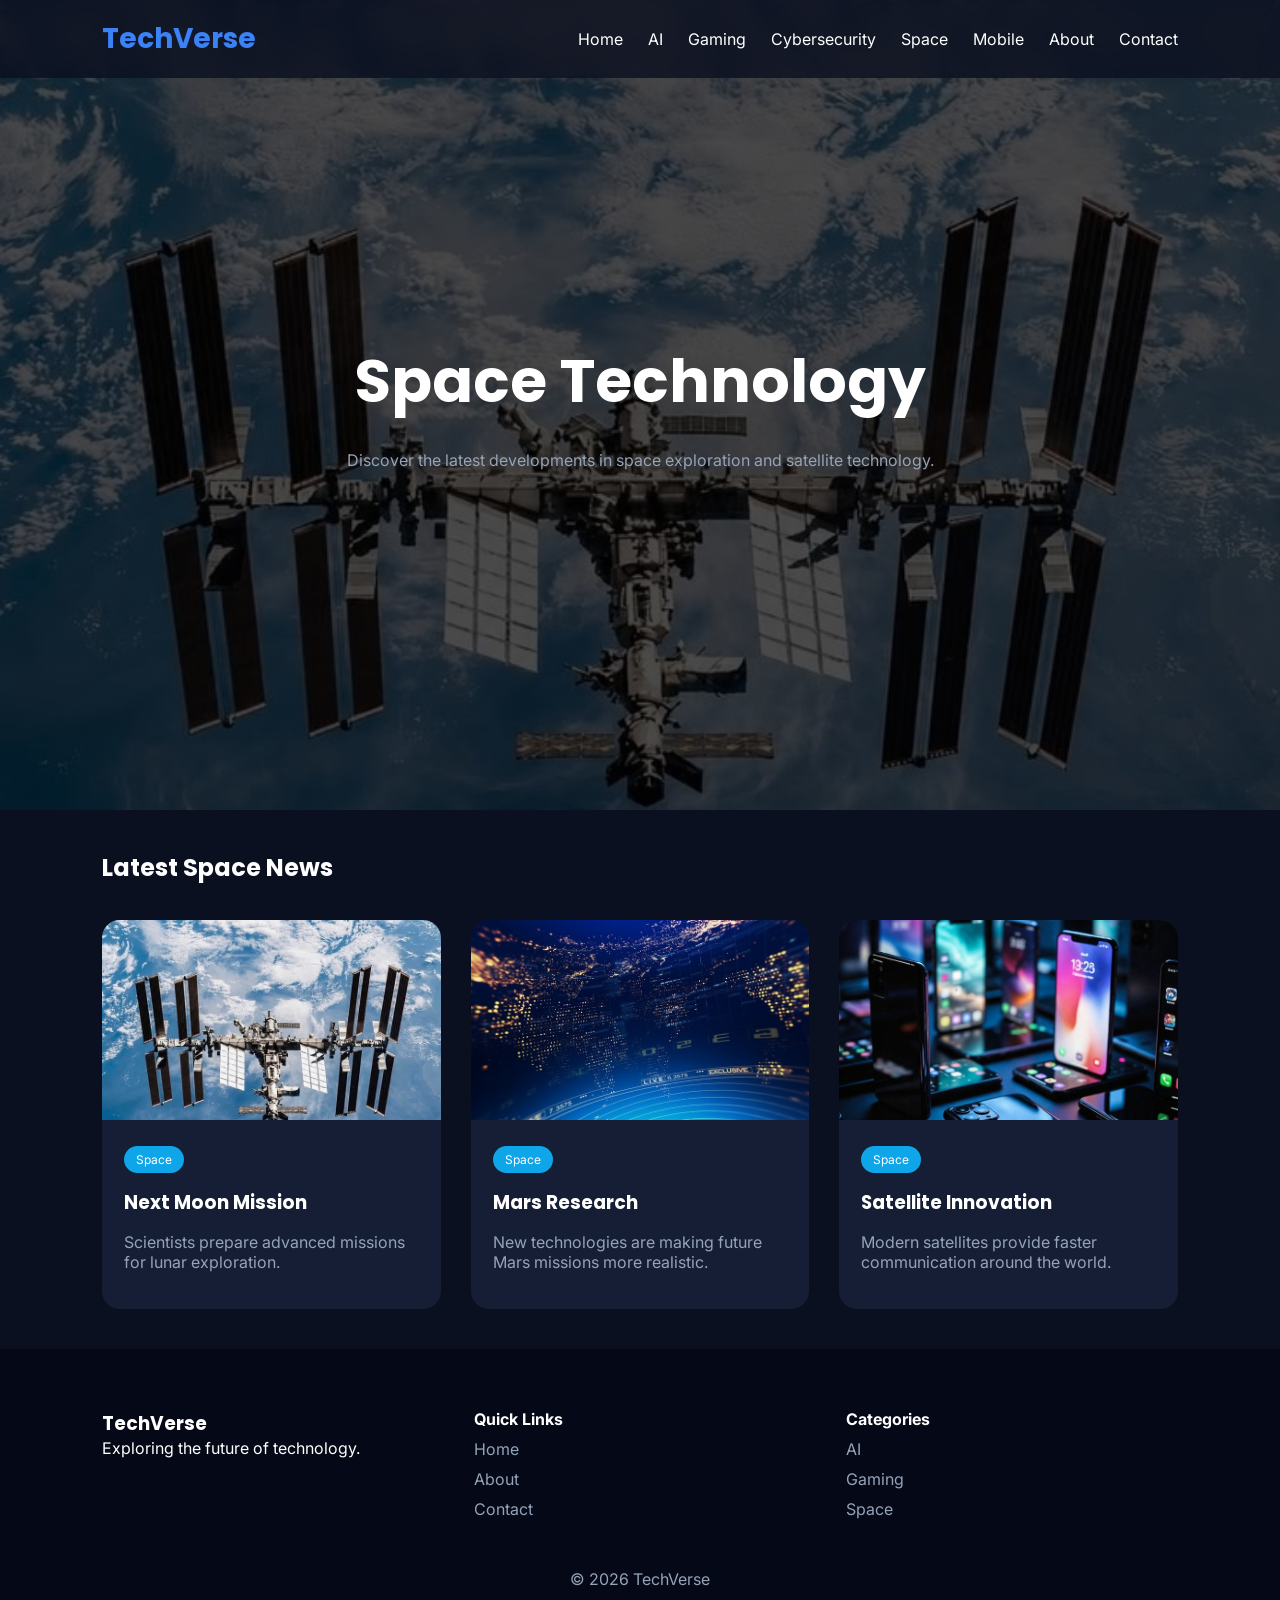
<file: space.html>
<!DOCTYPE html>
<html lang="en">
<head>
<meta charset="UTF-8">
<meta name="viewport" content="width=device-width, initial-scale=1.0">
<title>TechVerse | Space</title>

<link rel="preconnect" href="https://fonts.googleapis.com">
<link rel="preconnect" href="https://fonts.gstatic.com" crossorigin>

<link href="https://fonts.googleapis.com/css2?family=Inter:wght@300;400;500;700&family=Poppins:wght@400;600;700&display=swap" rel="stylesheet">

<link rel="stylesheet" href="style.css">
</head>

<body>

<nav class="navbar">

<div class="logo">TechVerse</div>

<ul class="nav-links">

<li><a href="index.html">Home</a></li>

<li><a href="ai.html">AI</a></li>

<li><a href="gaming.html">Gaming</a></li>

<li><a href="cybersecurity.html">Cybersecurity</a></li>

<li><a href="space.html">Space</a></li>

<li><a href="mobile.html">Mobile</a></li>

<li><a href="about.html">About</a></li>

<li><a href="contact.html">Contact</a></li>

</ul>

<div class="menu-btn">☰</div>

</nav>

<section class="hero" style="background:url('images/space.jpg') center/cover;">

<div class="hero-overlay">

<div class="hero-text">

<h1>Space Technology</h1>

<p>Discover the latest developments in space exploration and satellite technology.</p>

</div>

</div>

</section>

<section class="latest">

<h2>Latest Space News</h2>

<div class="news-grid">

<div class="card">

<img src="images/space.jpg">

<div class="card-content">

<span class="category space">Space</span>

<h3>Next Moon Mission</h3>

<p>Scientists prepare advanced missions for lunar exploration.</p>

</div>

</div>

<div class="card">

<img src="images/hero.jpg">

<div class="card-content">

<span class="category space">Space</span>

<h3>Mars Research</h3>

<p>New technologies are making future Mars missions more realistic.</p>

</div>

</div>

<div class="card">

<img src="images/mobile.jpg">

<div class="card-content">

<span class="category space">Space</span>

<h3>Satellite Innovation</h3>

<p>Modern satellites provide faster communication around the world.</p>

</div>

</div>

</div>

</section>

<footer>

<div class="footer-content">

<div>

<h3>TechVerse</h3>

<p>Exploring the future of technology.</p>

</div>

<div>

<h4>Quick Links</h4>

<a href="index.html">Home</a>

<a href="about.html">About</a>

<a href="contact.html">Contact</a>

</div>

<div>

<h4>Categories</h4>

<a href="ai.html">AI</a>

<a href="gaming.html">Gaming</a>

<a href="space.html">Space</a>

</div>

</div>

<p class="copyright">© 2026 TechVerse</p>

</footer>

<script src="script.js"></script>

</body>

</html>
</file>
<file: style.css>
:root{
--bg:#0b1020;
--card:#161e35;
--blue:#3b82f6;
--cyan:#06b6d4;
--text:#ffffff;
--muted:#94a3b8;
}

*{
margin:0;
padding:0;
box-sizing:border-box;
}

body{
font-family:Inter,sans-serif;
background:var(--bg);
color:var(--text);
}

h1,h2,h3{
font-family:Poppins,sans-serif;
}

/* Navbar */

.navbar{
position:fixed;
top:0;
width:100%;
display:flex;
justify-content:space-between;
align-items:center;
padding:18px 8%;
background:rgba(11,16,32,.8);
backdrop-filter:blur(12px);
z-index:999;
}


.logo{
display:flex;
align-items:center;
gap:12px;
font-size:28px;
font-weight:700;
font-family:Poppins,sans-serif;
color:var(--blue);
}

.logo img{
width:46px;
height:46px;
object-fit:contain;
filter:drop-shadow(0 0 10px rgba(59,130,246,.5));
transition:.3s;
}

.logo:hover img{
transform:rotate(8deg) scale(1.05);
}


.hero-logo{
width:120px;
margin-bottom:20px;
filter:drop-shadow(0 0 20px rgba(59,130,246,.8));
animation:floatLogo 4s ease-in-out infinite;
}

@keyframes floatLogo{

0%,100%{
transform:translateY(0);
}

50%{
transform:translateY(-10px);
}

}


.footer-brand{
display:flex;
align-items:center;
gap:15px;
}

.footer-brand img{
width:55px;
height:55px;
filter:drop-shadow(0 0 12px rgba(59,130,246,.6));
}

.nav-links{
display:flex;
list-style:none;
gap:25px;
}

.nav-links a{
text-decoration:none;
color:white;
transition:.3s;
}

.nav-links a:hover{
color:var(--blue);
}

.menu-btn{
display:none;
font-size:28px;
cursor:pointer;
}

/* Breaking */

.ticker{
margin-top:75px;
display:flex;
background:#8b0000;
overflow:hidden;
}

.ticker-title{
padding:12px 20px;
font-weight:bold;
background:#b91c1c;
}

.ticker-content{
white-space:nowrap;
overflow:hidden;
}

.ticker-content span{
display:inline-block;
padding-left:100%;
animation:scroll 18s linear infinite;
}

@keyframes scroll{
100%{
transform:translateX(-100%);
}
}

/* Hero */

.hero{
height:90vh;
background:url("images/hero.jpg") center/cover;
position:relative;
}

.hero-overlay{
position:absolute;
inset:0;
background:linear-gradient(rgba(0,0,0,.7),rgba(0,0,0,.7));
display:flex;
justify-content:center;
align-items:center;
text-align:center;
padding:20px;
}

.hero h1{
font-size:60px;
margin-bottom:20px;
}

.hero p{
max-width:700px;
color:var(--muted);
margin:auto;
line-height:1.8;
}

.hero-buttons{
margin-top:35px;
display:flex;
justify-content:center;
gap:20px;
}

.btn{
padding:15px 30px;
border-radius:10px;
background:var(--blue);
text-decoration:none;
color:white;
transition:.3s;
}

.secondary{
background:transparent;
border:1px solid var(--blue);
}

.btn:hover{
transform:translateY(-4px);
}

/* Featured */

.featured{
display:grid;
grid-template-columns:1fr 1fr;
gap:40px;
padding:80px 8%;
align-items:center;
}

.featured img{
width:100%;
border-radius:20px;
}

.badge{
background:var(--blue);
padding:6px 14px;
border-radius:20px;
font-size:13px;
}

.featured h2{
margin:20px 0;
font-size:36px;
}

.read-btn{
color:var(--cyan);
text-decoration:none;
}

/* Cards */

.latest{
padding:40px 8%;
}

.latest h2{
margin-bottom:35px;
}

.news-grid{
display:grid;
grid-template-columns:repeat(auto-fit,minmax(280px,1fr));
gap:30px;
}

.card{
background:var(--card);
border-radius:18px;
overflow:hidden;
transition:.4s;
}

.card:hover{
transform:translateY(-8px);
box-shadow:0 20px 35px rgba(0,0,0,.4);
}

.card img{
width:100%;
height:200px;
object-fit:cover;
}

.card-content{
padding:22px;
}

.category{
display:inline-block;
padding:6px 12px;
border-radius:15px;
font-size:12px;
margin-bottom:15px;
}

.ai{
background:#2563eb;
}

.gaming{
background:#7c3aed;
}

.cyber{
background:#dc2626;
}

.space{
background:#0ea5e9;
}

.mobile{
background:#16a34a;
}

.card p{
margin:15px 0;
color:var(--muted);
}

.card a{
color:var(--cyan);
text-decoration:none;
}

/* Trending */

.trending{
padding:70px 8%;
}

.trending ul{
margin-top:20px;
list-style:none;
}

.trending li{
padding:18px;
background:var(--card);
margin-bottom:12px;
border-radius:10px;
}

/* Newsletter */

.newsletter{
text-align:center;
padding:80px 8%;
background:#111827;
}

.subscribe{
margin-top:25px;
display:flex;
justify-content:center;
gap:15px;
flex-wrap:wrap;
}

.subscribe input{
padding:15px;
width:320px;
border-radius:8px;
border:none;
}

.subscribe button{
padding:15px 25px;
background:var(--blue);
color:white;
border:none;
border-radius:8px;
cursor:pointer;
}

/* Footer */

footer{
padding:60px 8%;
background:#050816;
}

.footer-content{
display:grid;
grid-template-columns:repeat(auto-fit,minmax(200px,1fr));
gap:40px;
}

footer a{
display:block;
margin:10px 0;
color:var(--muted);
text-decoration:none;
}

.copyright{
margin-top:40px;
text-align:center;
color:var(--muted);
}

/* Mobile */

@media(max-width:768px){

.nav-links{
display:none;
}

.menu-btn{
display:block;
}

.hero h1{
font-size:38px;
}

.featured{
grid-template-columns:1fr;
}
}


/* About Page */

.about-page{
padding:80px 8%;
}

.container{
max-width:1000px;
margin:auto;
}

.about-page p{
margin:20px 0;
line-height:1.8;
color:var(--muted);
}

.feature-list{
margin:30px 0;
padding-left:20px;
}

.feature-list li{
margin:12px 0;
}

.tech-grid{
display:grid;
grid-template-columns:repeat(auto-fit,minmax(180px,1fr));
gap:20px;
margin-top:30px;
}

.tech-box{
background:var(--card);
padding:30px;
text-align:center;
border-radius:15px;
font-weight:bold;
transition:.3s;
}

.tech-box:hover{
transform:translateY(-6px);
background:var(--blue);
}

/* Contact Page */

.contact-section{
padding:80px 8%;
}

.contact-container{
display:grid;
grid-template-columns:1fr 1fr;
gap:40px;
}

.contact-info p{
color:var(--muted);
margin:15px 0;
}

.contact-form{
display:flex;
flex-direction:column;
gap:20px;
}

.contact-form input,
.contact-form textarea{
padding:15px;
background:#161e35;
border:none;
border-radius:10px;
color:white;
}

.contact-form button{
padding:15px;
background:var(--blue);
color:white;
border:none;
border-radius:10px;
cursor:pointer;
transition:.3s;
}

.contact-form button:hover{
background:#2563eb;
}

@media(max-width:768px){

.contact-container{
grid-template-columns:1fr;
}

}
</file>
